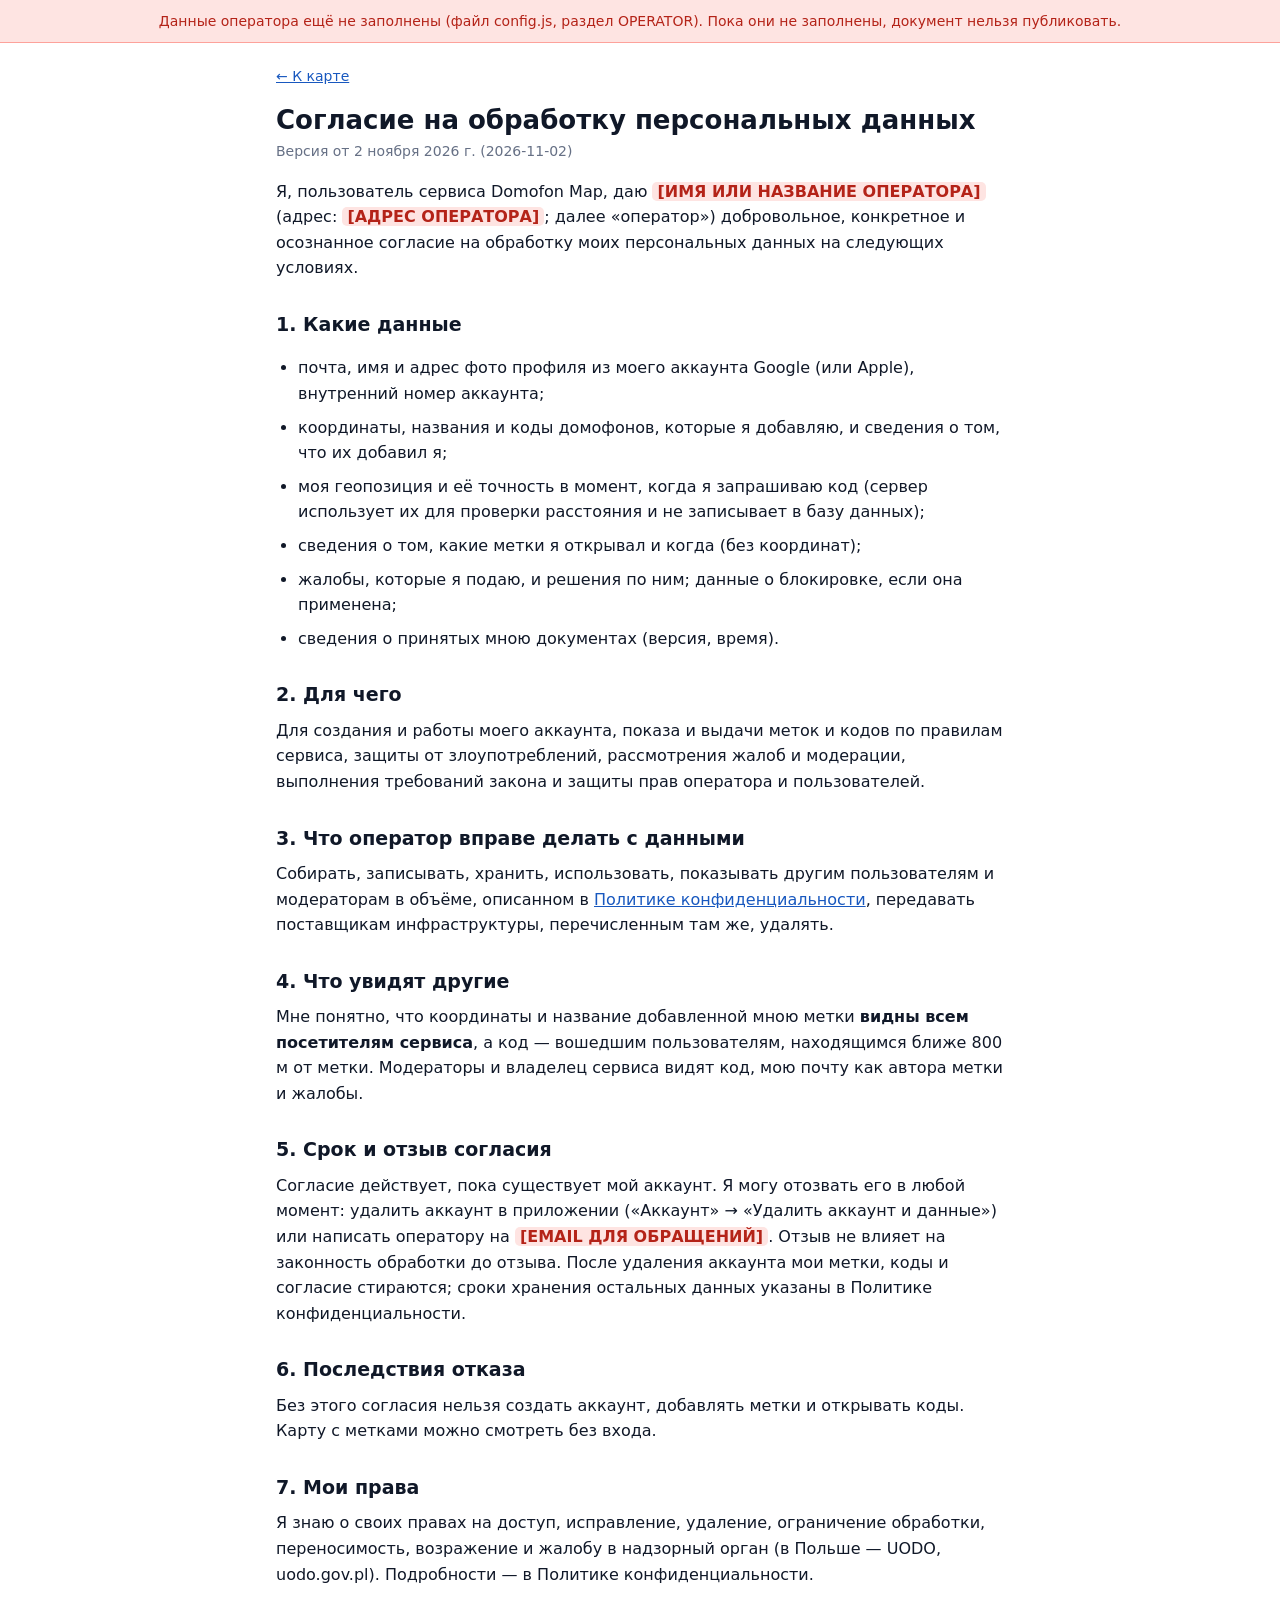
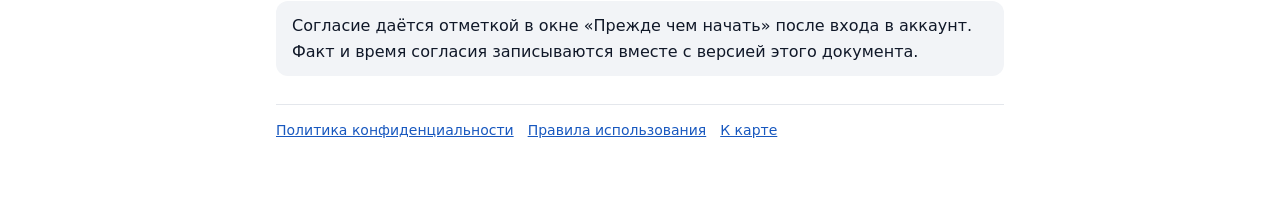
<file: consent.html>
<!doctype html>
<html lang="ru">
<head>
  <meta charset="utf-8" />
  <meta name="viewport" content="width=device-width, initial-scale=1" />
  <title>Согласие на обработку персональных данных · Domofon Map</title>
  <link rel="icon" href="icon-192.png" />
  <link rel="stylesheet" href="legal.css" />
</head>
<!-- Шаблон документа. Перед публичным запуском его должен прочитать юрист, знающий право вашей страны (в ЕС - GDPR/RODO). -->
<body>
  <div id="todoBanner" hidden>Данные оператора ещё не заполнены (файл config.js, раздел OPERATOR). Пока они не заполнены, документ нельзя публиковать.</div>
  <div class="page">
    <a class="back" href="./">← К карте</a>
    <h1>Согласие на обработку персональных данных</h1>
    <p class="meta">Версия от 2 ноября 2026 г. (2026-11-02)</p>

    <p>Я, пользователь сервиса Domofon Map, даю <b data-op="name"></b> (адрес: <span data-op="address"></span>; далее «оператор») добровольное, конкретное и осознанное согласие на обработку моих персональных данных на следующих условиях.</p>

    <h2>1. Какие данные</h2>
    <ul>
      <li>почта, имя и адрес фото профиля из моего аккаунта Google (или Apple), внутренний номер аккаунта;</li>
      <li>координаты, названия и коды домофонов, которые я добавляю, и сведения о том, что их добавил я;</li>
      <li>моя геопозиция и её точность в момент, когда я запрашиваю код (сервер использует их для проверки расстояния и не записывает в базу данных);</li>
      <li>сведения о том, какие метки я открывал и когда (без координат);</li>
      <li>жалобы, которые я подаю, и решения по ним; данные о блокировке, если она применена;</li>
      <li>сведения о принятых мною документах (версия, время).</li>
    </ul>

    <h2>2. Для чего</h2>
    <p>Для создания и работы моего аккаунта, показа и выдачи меток и кодов по правилам сервиса, защиты от злоупотреблений, рассмотрения жалоб и модерации, выполнения требований закона и защиты прав оператора и пользователей.</p>

    <h2>3. Что оператор вправе делать с данными</h2>
    <p>Собирать, записывать, хранить, использовать, показывать другим пользователям и модераторам в объёме, описанном в <a href="privacy.html">Политике конфиденциальности</a>, передавать поставщикам инфраструктуры, перечисленным там же, удалять.</p>

    <h2>4. Что увидят другие</h2>
    <p>Мне понятно, что координаты и название добавленной мною метки <b>видны всем посетителям сервиса</b>, а код — вошедшим пользователям, находящимся ближе 800 м от метки. Модераторы и владелец сервиса видят код, мою почту как автора метки и жалобы.</p>

    <h2>5. Срок и отзыв согласия</h2>
    <p>Согласие действует, пока существует мой аккаунт. Я могу отозвать его в любой момент: удалить аккаунт в приложении («Аккаунт» → «Удалить аккаунт и данные») или написать оператору на <span data-op="email"></span>. Отзыв не влияет на законность обработки до отзыва. После удаления аккаунта мои метки, коды и согласие стираются; сроки хранения остальных данных указаны в Политике конфиденциальности.</p>

    <h2>6. Последствия отказа</h2>
    <p>Без этого согласия нельзя создать аккаунт, добавлять метки и открывать коды. Карту с метками можно смотреть без входа.</p>

    <h2>7. Мои права</h2>
    <p>Я знаю о своих правах на доступ, исправление, удаление, ограничение обработки, переносимость, возражение и жалобу в надзорный орган (в Польше — UODO, uodo.gov.pl). Подробности — в Политике конфиденциальности.</p>

    <p class="box">Согласие даётся отметкой в окне «Прежде чем начать» после входа в аккаунт. Факт и время согласия записываются вместе с версией этого документа.</p>

    <div class="nav">
      <a href="privacy.html">Политика конфиденциальности</a>
      <a href="terms.html">Правила использования</a>
      <a href="./">К карте</a>
    </div>
  </div>
  <script type="module" src="legal.js"></script>
</body>
</html>
</file>
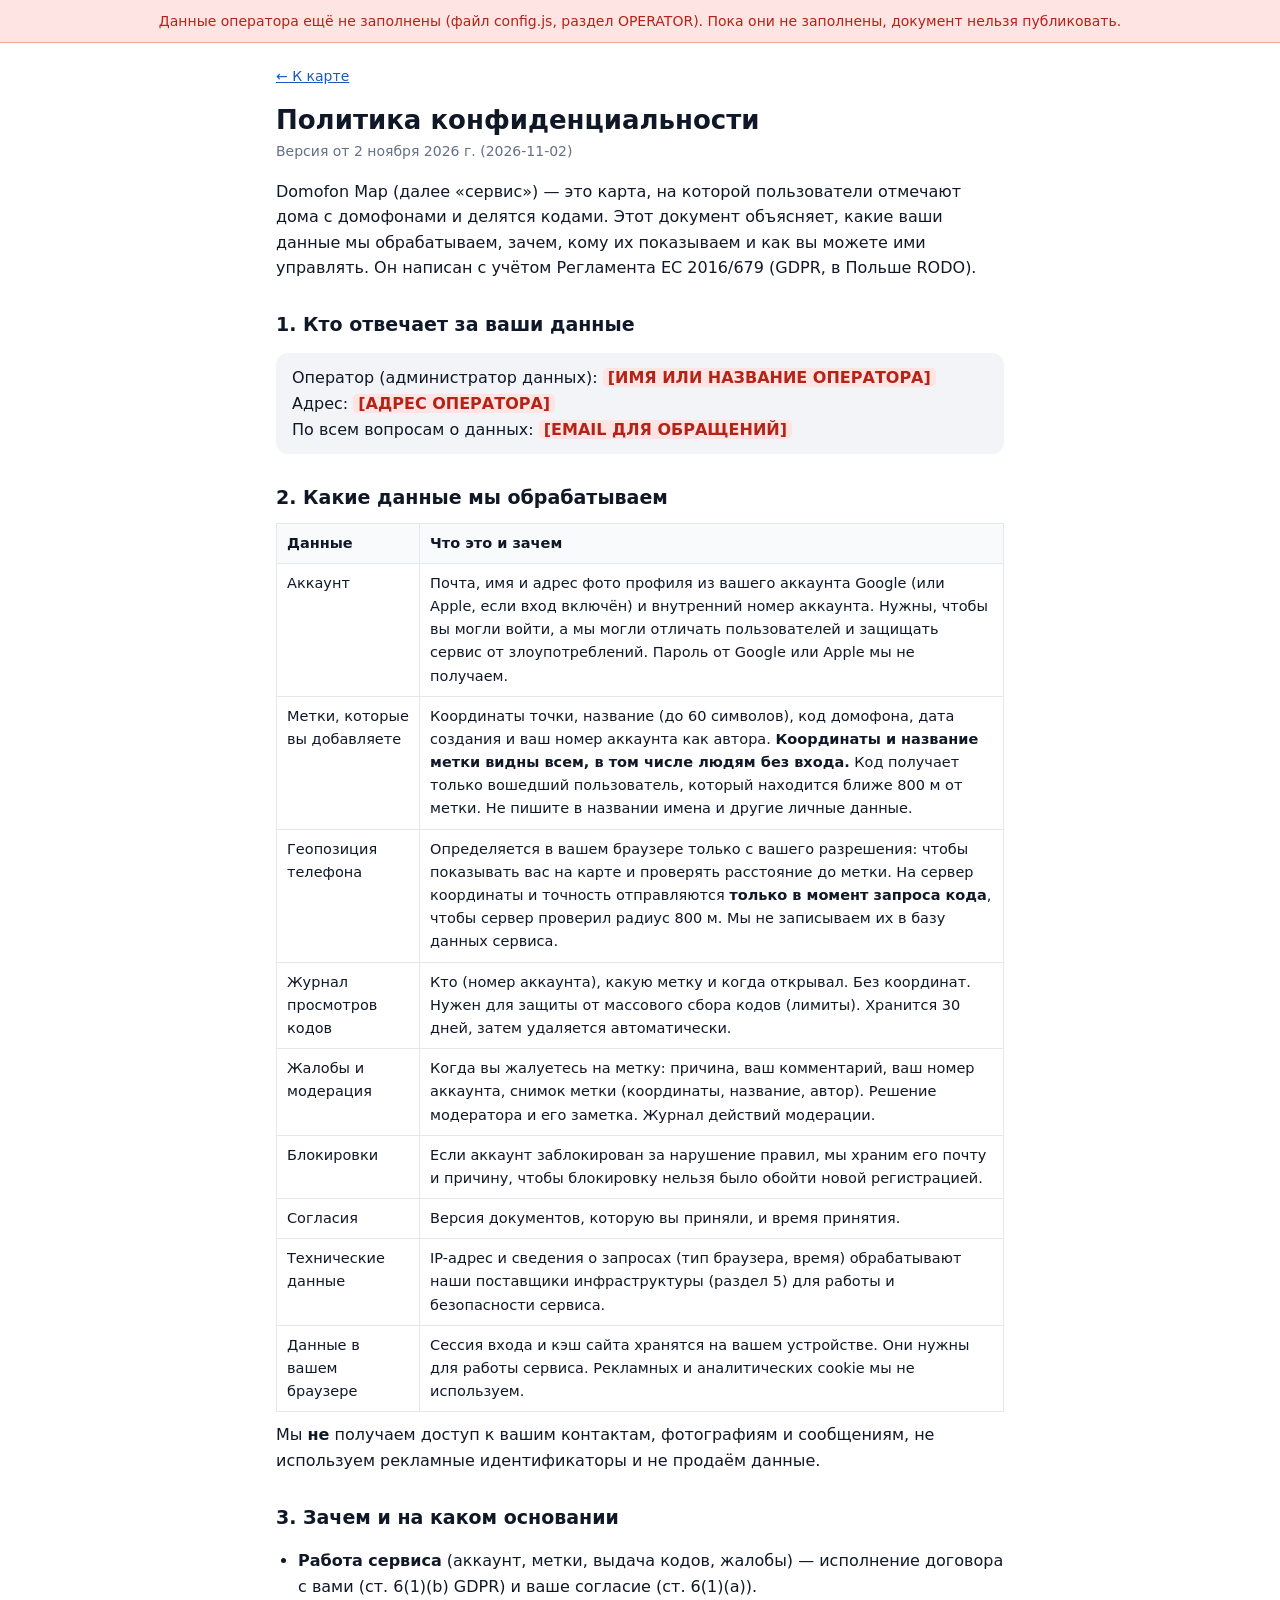
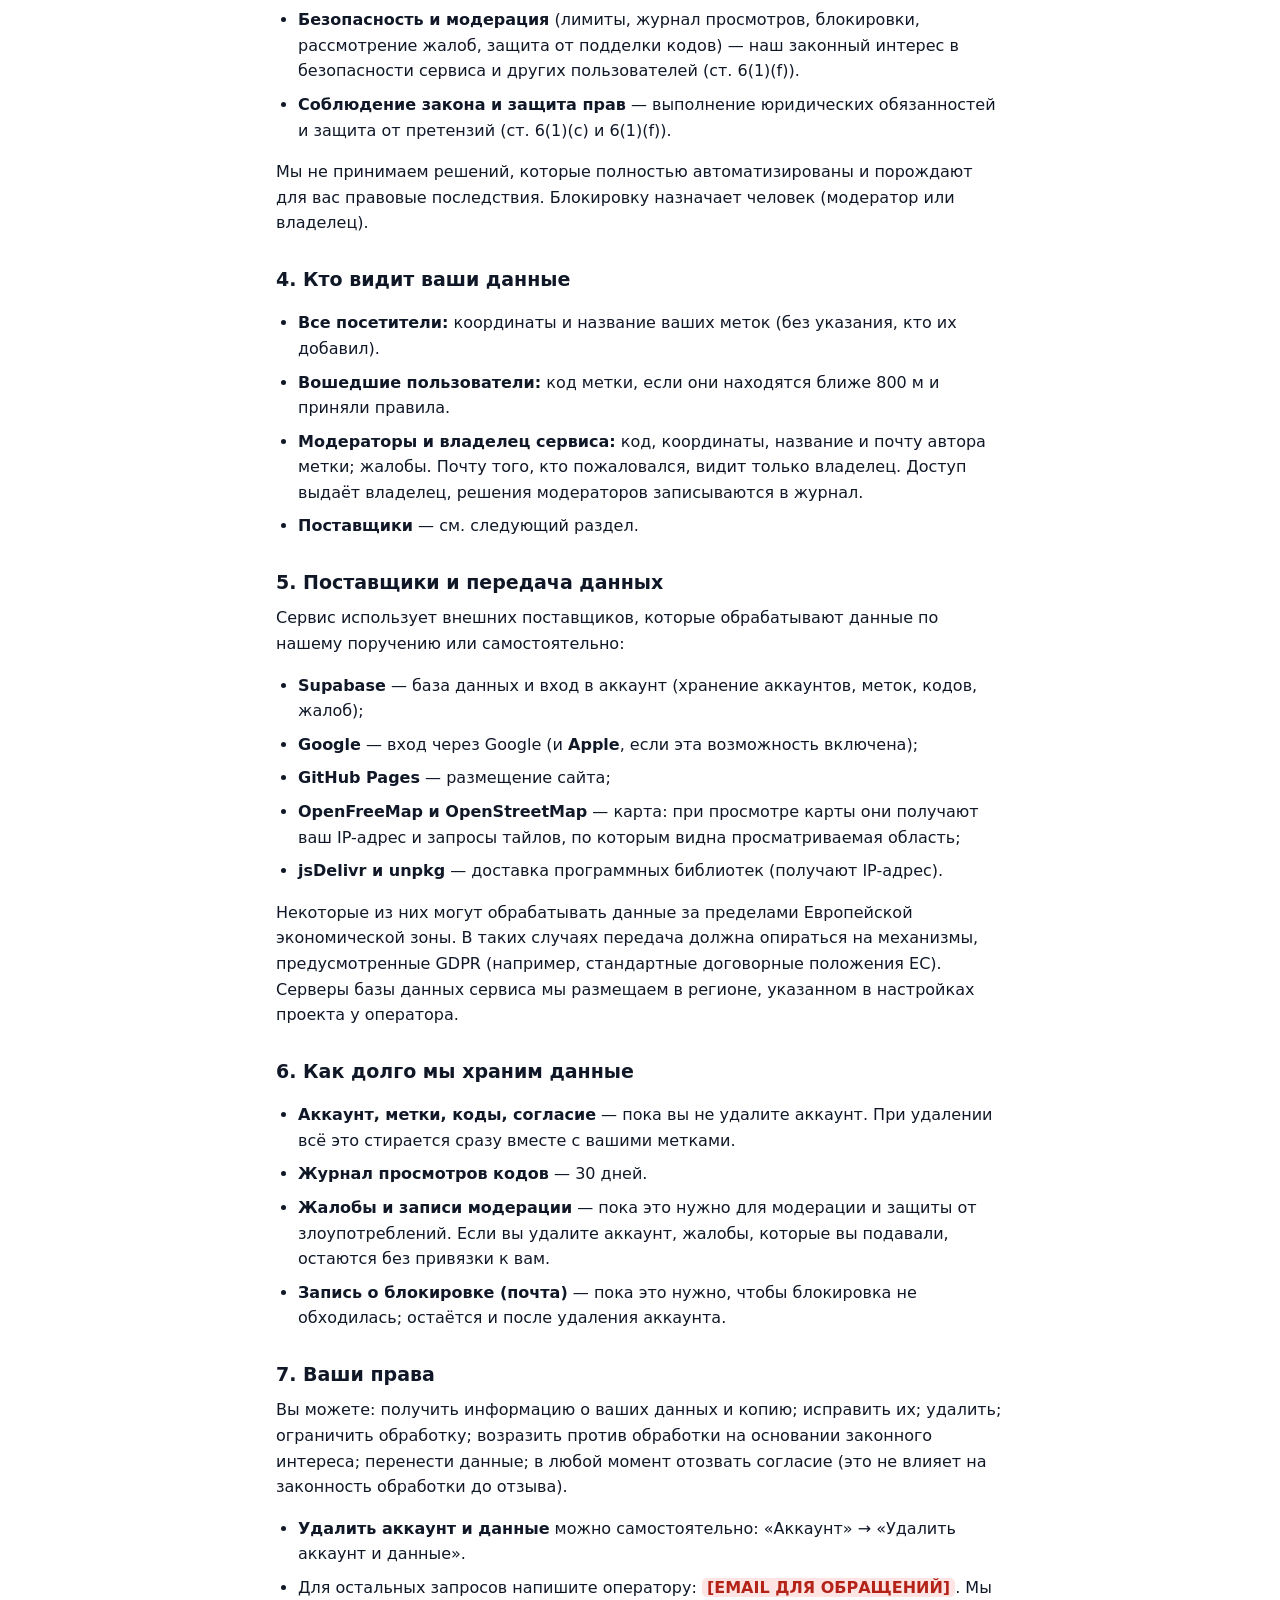
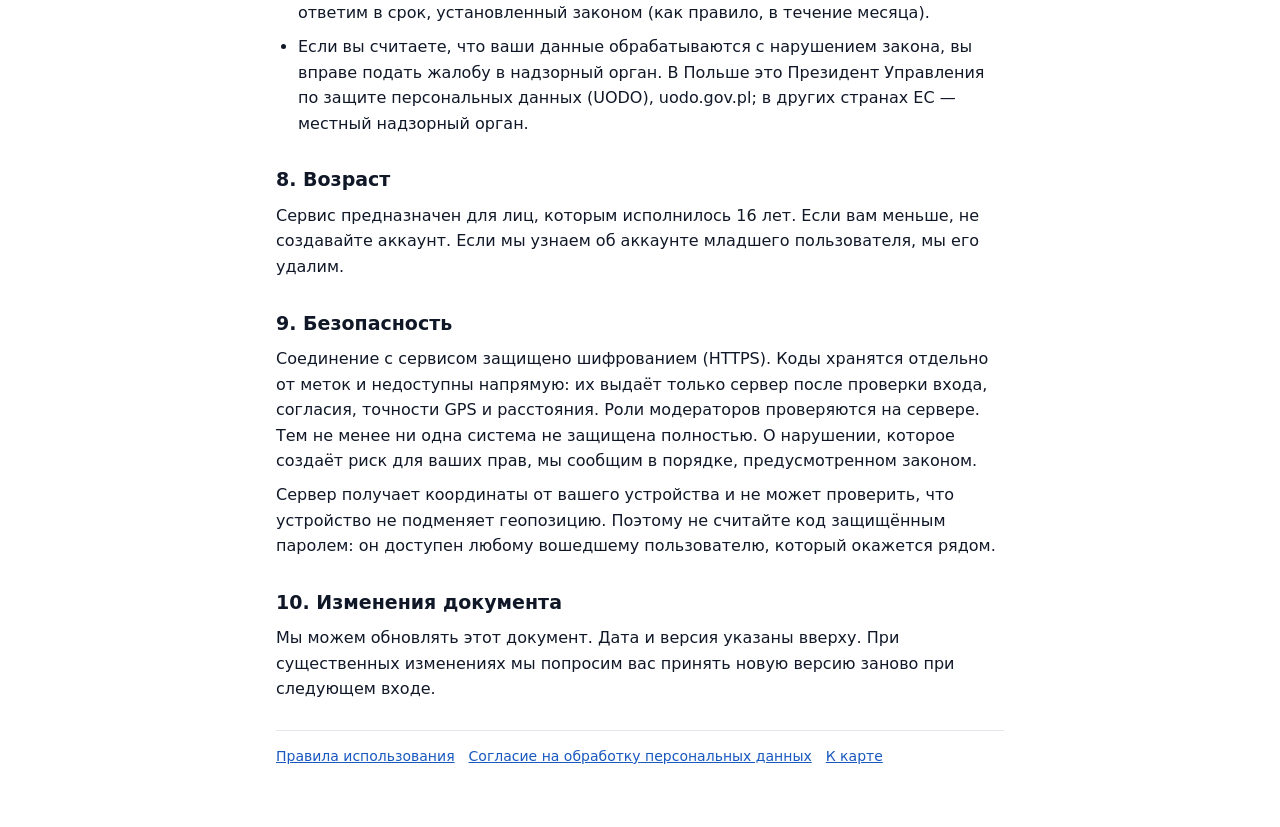
<file: privacy.html>
<!doctype html>
<html lang="ru">
<head>
  <meta charset="utf-8" />
  <meta name="viewport" content="width=device-width, initial-scale=1" />
  <title>Политика конфиденциальности · Domofon Map</title>
  <link rel="icon" href="icon-192.png" />
  <link rel="stylesheet" href="legal.css" />
</head>
<!-- Шаблон документа. Перед публичным запуском его должен прочитать юрист, знающий право вашей страны (в ЕС - GDPR/RODO). -->
<body>
  <div id="todoBanner" hidden>Данные оператора ещё не заполнены (файл config.js, раздел OPERATOR). Пока они не заполнены, документ нельзя публиковать.</div>
  <div class="page">
    <a class="back" href="./">← К карте</a>
    <h1>Политика конфиденциальности</h1>
    <p class="meta">Версия от 2 ноября 2026 г. (2026-11-02)</p>

    <p>Domofon Map (далее «сервис») — это карта, на которой пользователи отмечают дома с домофонами и делятся кодами. Этот документ объясняет, какие ваши данные мы обрабатываем, зачем, кому их показываем и как вы можете ими управлять. Он написан с учётом Регламента ЕС 2016/679 (GDPR, в Польше RODO).</p>

    <h2>1. Кто отвечает за ваши данные</h2>
    <div class="box">
      Оператор (администратор данных): <b data-op="name"></b><br />
      Адрес: <span data-op="address"></span><br />
      По всем вопросам о данных: <span data-op="email"></span>
    </div>

    <h2>2. Какие данные мы обрабатываем</h2>
    <table>
      <thead><tr><th>Данные</th><th>Что это и зачем</th></tr></thead>
      <tbody>
        <tr><td>Аккаунт</td><td>Почта, имя и адрес фото профиля из вашего аккаунта Google (или Apple, если вход включён) и внутренний номер аккаунта. Нужны, чтобы вы могли войти, а мы могли отличать пользователей и защищать сервис от злоупотреблений. Пароль от Google или Apple мы не получаем.</td></tr>
        <tr><td>Метки, которые вы добавляете</td><td>Координаты точки, название (до 60 символов), код домофона, дата создания и ваш номер аккаунта как автора. <b>Координаты и название метки видны всем, в том числе людям без входа.</b> Код получает только вошедший пользователь, который находится ближе 800 м от метки. Не пишите в названии имена и другие личные данные.</td></tr>
        <tr><td>Геопозиция телефона</td><td>Определяется в вашем браузере только с вашего разрешения: чтобы показывать вас на карте и проверять расстояние до метки. На сервер координаты и точность отправляются <b>только в момент запроса кода</b>, чтобы сервер проверил радиус 800 м. Мы не записываем их в базу данных сервиса.</td></tr>
        <tr><td>Журнал просмотров кодов</td><td>Кто (номер аккаунта), какую метку и когда открывал. Без координат. Нужен для защиты от массового сбора кодов (лимиты). Хранится 30 дней, затем удаляется автоматически.</td></tr>
        <tr><td>Жалобы и модерация</td><td>Когда вы жалуетесь на метку: причина, ваш комментарий, ваш номер аккаунта, снимок метки (координаты, название, автор). Решение модератора и его заметка. Журнал действий модерации.</td></tr>
        <tr><td>Блокировки</td><td>Если аккаунт заблокирован за нарушение правил, мы храним его почту и причину, чтобы блокировку нельзя было обойти новой регистрацией.</td></tr>
        <tr><td>Согласия</td><td>Версия документов, которую вы приняли, и время принятия.</td></tr>
        <tr><td>Технические данные</td><td>IP-адрес и сведения о запросах (тип браузера, время) обрабатывают наши поставщики инфраструктуры (раздел 5) для работы и безопасности сервиса.</td></tr>
        <tr><td>Данные в вашем браузере</td><td>Сессия входа и кэш сайта хранятся на вашем устройстве. Они нужны для работы сервиса. Рекламных и аналитических cookie мы не используем.</td></tr>
      </tbody>
    </table>
    <p>Мы <b>не</b> получаем доступ к вашим контактам, фотографиям и сообщениям, не используем рекламные идентификаторы и не продаём данные.</p>

    <h2>3. Зачем и на каком основании</h2>
    <ul>
      <li><b>Работа сервиса</b> (аккаунт, метки, выдача кодов, жалобы) — исполнение договора с вами (ст. 6(1)(b) GDPR) и ваше согласие (ст. 6(1)(a)).</li>
      <li><b>Безопасность и модерация</b> (лимиты, журнал просмотров, блокировки, рассмотрение жалоб, защита от подделки кодов) — наш законный интерес в безопасности сервиса и других пользователей (ст. 6(1)(f)).</li>
      <li><b>Соблюдение закона и защита прав</b> — выполнение юридических обязанностей и защита от претензий (ст. 6(1)(c) и 6(1)(f)).</li>
    </ul>
    <p>Мы не принимаем решений, которые полностью автоматизированы и порождают для вас правовые последствия. Блокировку назначает человек (модератор или владелец).</p>

    <h2>4. Кто видит ваши данные</h2>
    <ul>
      <li><b>Все посетители:</b> координаты и название ваших меток (без указания, кто их добавил).</li>
      <li><b>Вошедшие пользователи:</b> код метки, если они находятся ближе 800 м и приняли правила.</li>
      <li><b>Модераторы и владелец сервиса:</b> код, координаты, название и почту автора метки; жалобы. Почту того, кто пожаловался, видит только владелец. Доступ выдаёт владелец, решения модераторов записываются в журнал.</li>
      <li><b>Поставщики</b> — см. следующий раздел.</li>
    </ul>

    <h2>5. Поставщики и передача данных</h2>
    <p>Сервис использует внешних поставщиков, которые обрабатывают данные по нашему поручению или самостоятельно:</p>
    <ul>
      <li><b>Supabase</b> — база данных и вход в аккаунт (хранение аккаунтов, меток, кодов, жалоб);</li>
      <li><b>Google</b> — вход через Google (и <b>Apple</b>, если эта возможность включена);</li>
      <li><b>GitHub Pages</b> — размещение сайта;</li>
      <li><b>OpenFreeMap и OpenStreetMap</b> — карта: при просмотре карты они получают ваш IP-адрес и запросы тайлов, по которым видна просматриваемая область;</li>
      <li><b>jsDelivr и unpkg</b> — доставка программных библиотек (получают IP-адрес).</li>
    </ul>
    <p>Некоторые из них могут обрабатывать данные за пределами Европейской экономической зоны. В таких случаях передача должна опираться на механизмы, предусмотренные GDPR (например, стандартные договорные положения ЕС). Серверы базы данных сервиса мы размещаем в регионе, указанном в настройках проекта у оператора.</p>

    <h2>6. Как долго мы храним данные</h2>
    <ul>
      <li><b>Аккаунт, метки, коды, согласие</b> — пока вы не удалите аккаунт. При удалении всё это стирается сразу вместе с вашими метками.</li>
      <li><b>Журнал просмотров кодов</b> — 30 дней.</li>
      <li><b>Жалобы и записи модерации</b> — пока это нужно для модерации и защиты от злоупотреблений. Если вы удалите аккаунт, жалобы, которые вы подавали, остаются без привязки к вам.</li>
      <li><b>Запись о блокировке (почта)</b> — пока это нужно, чтобы блокировка не обходилась; остаётся и после удаления аккаунта.</li>
    </ul>

    <h2>7. Ваши права</h2>
    <p>Вы можете: получить информацию о ваших данных и копию; исправить их; удалить; ограничить обработку; возразить против обработки на основании законного интереса; перенести данные; в любой момент отозвать согласие (это не влияет на законность обработки до отзыва).</p>
    <ul>
      <li><b>Удалить аккаунт и данные</b> можно самостоятельно: «Аккаунт» → «Удалить аккаунт и данные».</li>
      <li>Для остальных запросов напишите оператору: <span data-op="email"></span>. Мы ответим в срок, установленный законом (как правило, в течение месяца).</li>
      <li>Если вы считаете, что ваши данные обрабатываются с нарушением закона, вы вправе подать жалобу в надзорный орган. В Польше это Президент Управления по защите персональных данных (UODO), uodo.gov.pl; в других странах ЕС — местный надзорный орган.</li>
    </ul>

    <h2>8. Возраст</h2>
    <p>Сервис предназначен для лиц, которым исполнилось 16 лет. Если вам меньше, не создавайте аккаунт. Если мы узнаем об аккаунте младшего пользователя, мы его удалим.</p>

    <h2>9. Безопасность</h2>
    <p>Соединение с сервисом защищено шифрованием (HTTPS). Коды хранятся отдельно от меток и недоступны напрямую: их выдаёт только сервер после проверки входа, согласия, точности GPS и расстояния. Роли модераторов проверяются на сервере. Тем не менее ни одна система не защищена полностью. О нарушении, которое создаёт риск для ваших прав, мы сообщим в порядке, предусмотренном законом.</p>
    <p>Сервер получает координаты от вашего устройства и не может проверить, что устройство не подменяет геопозицию. Поэтому не считайте код защищённым паролем: он доступен любому вошедшему пользователю, который окажется рядом.</p>

    <h2>10. Изменения документа</h2>
    <p>Мы можем обновлять этот документ. Дата и версия указаны вверху. При существенных изменениях мы попросим вас принять новую версию заново при следующем входе.</p>

    <div class="nav">
      <a href="terms.html">Правила использования</a>
      <a href="consent.html">Согласие на обработку персональных данных</a>
      <a href="./">К карте</a>
    </div>
  </div>
  <script type="module" src="legal.js"></script>
</body>
</html>
</file>
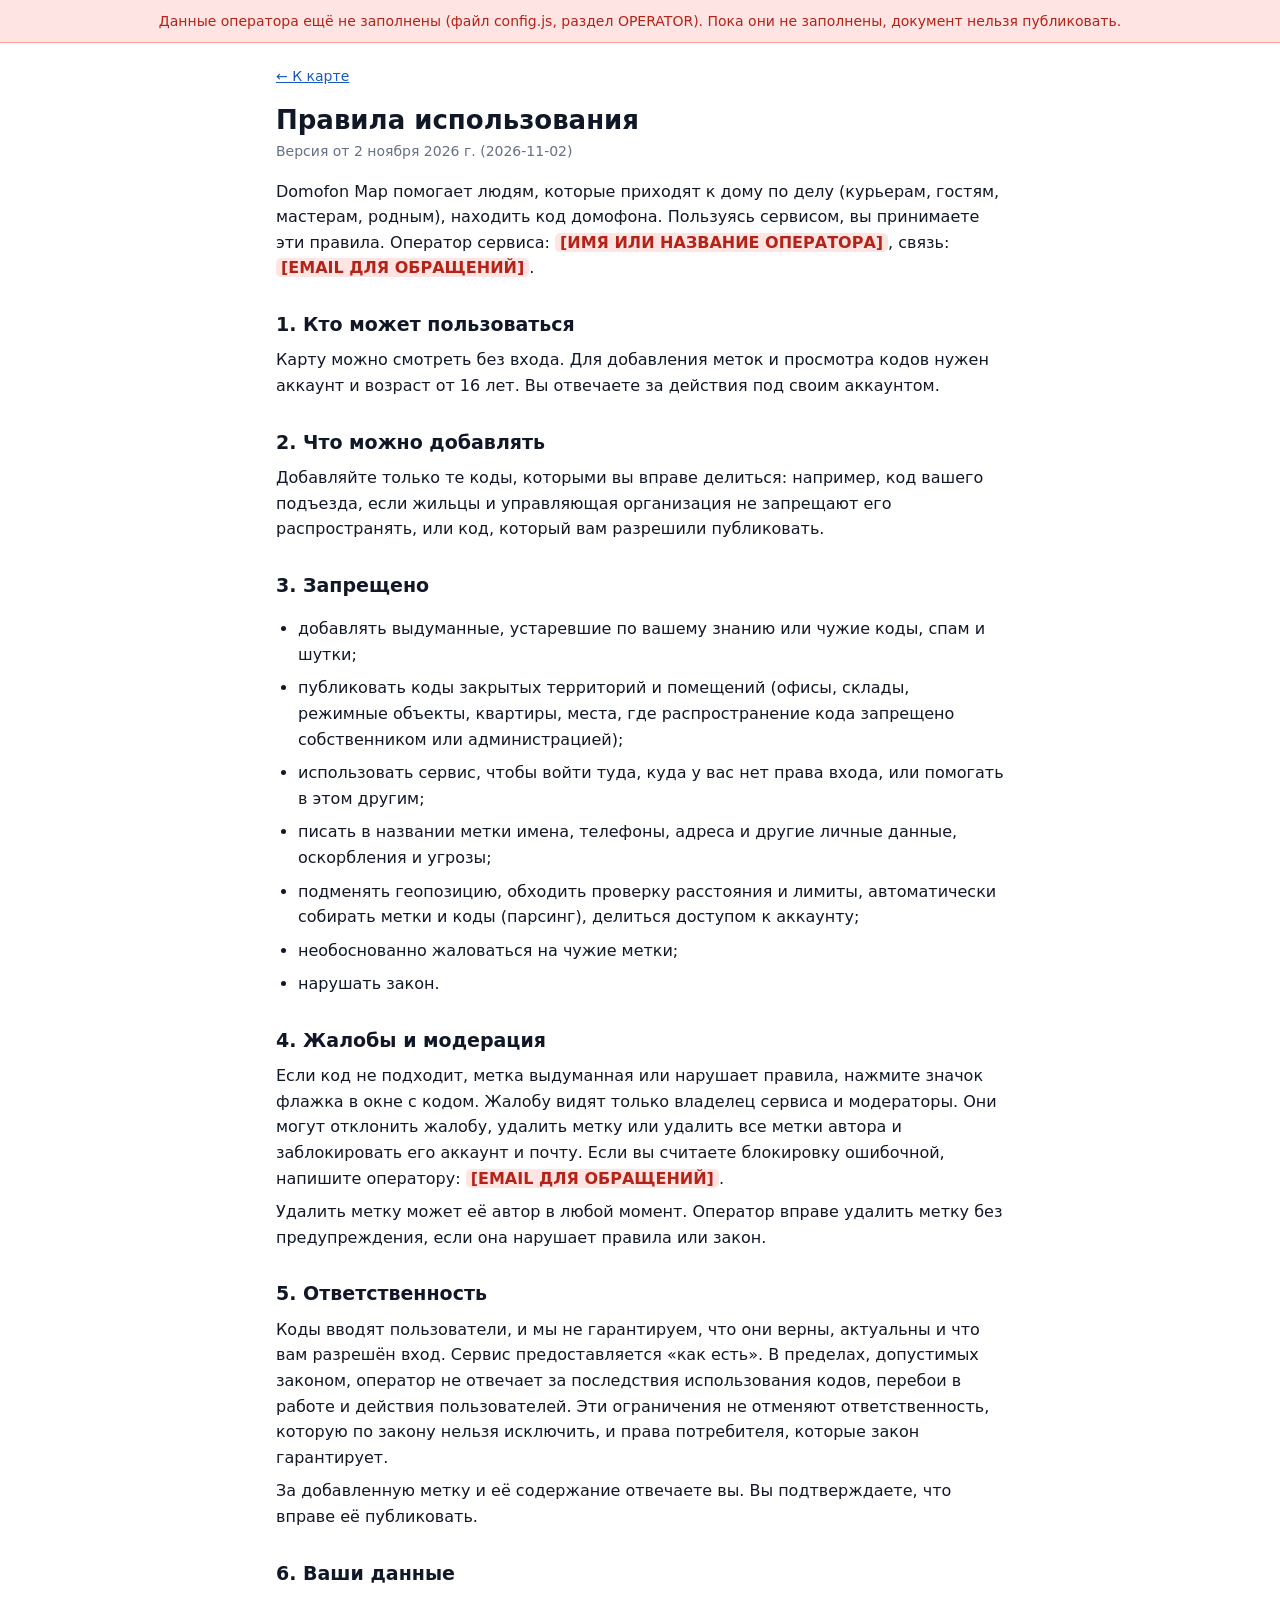
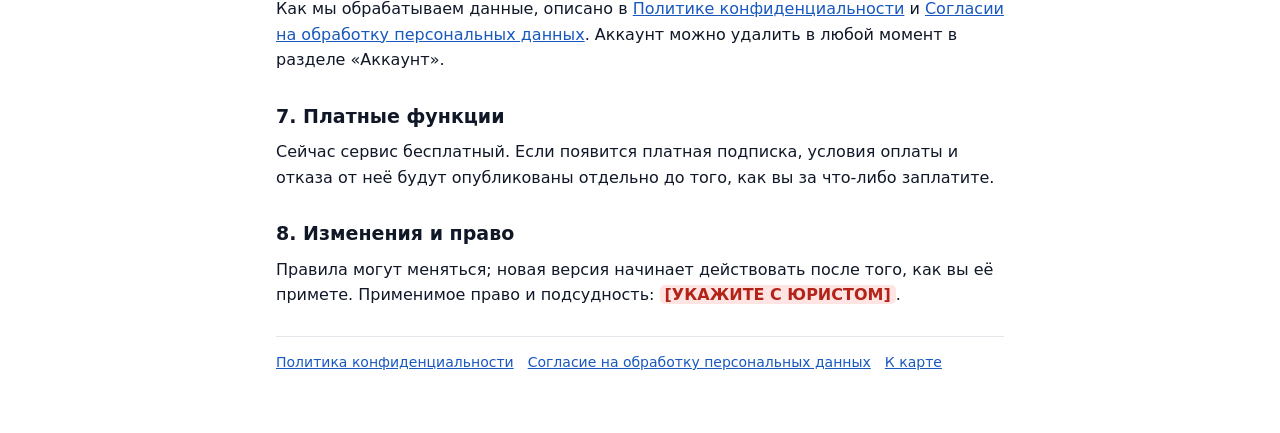
<file: terms.html>
<!doctype html>
<html lang="ru">
<head>
  <meta charset="utf-8" />
  <meta name="viewport" content="width=device-width, initial-scale=1" />
  <title>Правила использования · Domofon Map</title>
  <link rel="icon" href="icon-192.png" />
  <link rel="stylesheet" href="legal.css" />
</head>
<!-- Шаблон документа. Перед публичным запуском его должен прочитать юрист, знающий право вашей страны. -->
<body>
  <div id="todoBanner" hidden>Данные оператора ещё не заполнены (файл config.js, раздел OPERATOR). Пока они не заполнены, документ нельзя публиковать.</div>
  <div class="page">
    <a class="back" href="./">← К карте</a>
    <h1>Правила использования</h1>
    <p class="meta">Версия от 2 ноября 2026 г. (2026-11-02)</p>

    <p>Domofon Map помогает людям, которые приходят к дому по делу (курьерам, гостям, мастерам, родным), находить код домофона. Пользуясь сервисом, вы принимаете эти правила. Оператор сервиса: <b data-op="name"></b>, связь: <span data-op="email"></span>.</p>

    <h2>1. Кто может пользоваться</h2>
    <p>Карту можно смотреть без входа. Для добавления меток и просмотра кодов нужен аккаунт и возраст от 16 лет. Вы отвечаете за действия под своим аккаунтом.</p>

    <h2>2. Что можно добавлять</h2>
    <p>Добавляйте только те коды, которыми вы вправе делиться: например, код вашего подъезда, если жильцы и управляющая организация не запрещают его распространять, или код, который вам разрешили публиковать.</p>

    <h2>3. Запрещено</h2>
    <ul>
      <li>добавлять выдуманные, устаревшие по вашему знанию или чужие коды, спам и шутки;</li>
      <li>публиковать коды закрытых территорий и помещений (офисы, склады, режимные объекты, квартиры, места, где распространение кода запрещено собственником или администрацией);</li>
      <li>использовать сервис, чтобы войти туда, куда у вас нет права входа, или помогать в этом другим;</li>
      <li>писать в названии метки имена, телефоны, адреса и другие личные данные, оскорбления и угрозы;</li>
      <li>подменять геопозицию, обходить проверку расстояния и лимиты, автоматически собирать метки и коды (парсинг), делиться доступом к аккаунту;</li>
      <li>необоснованно жаловаться на чужие метки;</li>
      <li>нарушать закон.</li>
    </ul>

    <h2>4. Жалобы и модерация</h2>
    <p>Если код не подходит, метка выдуманная или нарушает правила, нажмите значок флажка в окне с кодом. Жалобу видят только владелец сервиса и модераторы. Они могут отклонить жалобу, удалить метку или удалить все метки автора и заблокировать его аккаунт и почту. Если вы считаете блокировку ошибочной, напишите оператору: <span data-op="email"></span>.</p>
    <p>Удалить метку может её автор в любой момент. Оператор вправе удалить метку без предупреждения, если она нарушает правила или закон.</p>

    <h2>5. Ответственность</h2>
    <p>Коды вводят пользователи, и мы не гарантируем, что они верны, актуальны и что вам разрешён вход. Сервис предоставляется «как есть». В пределах, допустимых законом, оператор не отвечает за последствия использования кодов, перебои в работе и действия пользователей. Эти ограничения не отменяют ответственность, которую по закону нельзя исключить, и права потребителя, которые закон гарантирует.</p>
    <p>За добавленную метку и её содержание отвечаете вы. Вы подтверждаете, что вправе её публиковать.</p>

    <h2>6. Ваши данные</h2>
    <p>Как мы обрабатываем данные, описано в <a href="privacy.html">Политике конфиденциальности</a> и <a href="consent.html">Согласии на обработку персональных данных</a>. Аккаунт можно удалить в любой момент в разделе «Аккаунт».</p>

    <h2>7. Платные функции</h2>
    <p>Сейчас сервис бесплатный. Если появится платная подписка, условия оплаты и отказа от неё будут опубликованы отдельно до того, как вы за что-либо заплатите.</p>

    <h2>8. Изменения и право</h2>
    <p>Правила могут меняться; новая версия начинает действовать после того, как вы её примете. Применимое право и подсудность: <span class="todo">[УКАЖИТЕ С ЮРИСТОМ]</span>.</p>

    <div class="nav">
      <a href="privacy.html">Политика конфиденциальности</a>
      <a href="consent.html">Согласие на обработку персональных данных</a>
      <a href="./">К карте</a>
    </div>
  </div>
  <script type="module" src="legal.js"></script>
</body>
</html>
</file>
<file: legal.css>
:root { --primary:#1F6FEB; --primary-dark:#1858BF; --text:#101828; --muted:#667085; --line:#E4E7EC; }
* { box-sizing: border-box; }
[hidden] { display: none !important; }
body { margin: 0; color: var(--text); background: #fff; font-family: -apple-system, system-ui, "Segoe UI", Roboto, sans-serif; line-height: 1.6; font-size: 16px; }
.page { max-width: 760px; margin: 0 auto; padding: 20px 16px 60px; }
.back { display: inline-block; margin-bottom: 8px; font-size: 14px; }
a { color: var(--primary-dark); }
h1 { font-size: 26px; line-height: 1.25; margin: 8px 0 4px; }
h2 { font-size: 19px; margin: 28px 0 6px; }
p, li { margin: 8px 0; }
ul, ol { padding-left: 22px; }
.meta { color: var(--muted); font-size: 14px; margin: 0 0 16px; }
.box { background: #F2F4F7; border-radius: 12px; padding: 12px 16px; margin: 14px 0; }
.todo { background: #FEE4E2; color: #B42318; padding: 0 5px; border-radius: 5px; font-weight: 600; }
#todoBanner { background: #FEE4E2; color: #B42318; border-bottom: 1px solid #FDA29B; padding: 10px 16px; font-size: 14px; text-align: center; }
table { width: 100%; border-collapse: collapse; margin: 10px 0; font-size: 14.5px; }
th, td { border: 1px solid var(--line); padding: 8px 10px; text-align: left; vertical-align: top; }
th { background: #F9FAFB; }
.nav { display: flex; gap: 14px; flex-wrap: wrap; margin-top: 28px; padding-top: 14px; border-top: 1px solid var(--line); font-size: 14px; }
@media (max-width: 520px) { table, thead, tbody, tr, th, td { display: block; } thead { display: none; } td:first-child { background: #F9FAFB; font-weight: 600; } }
</file>
